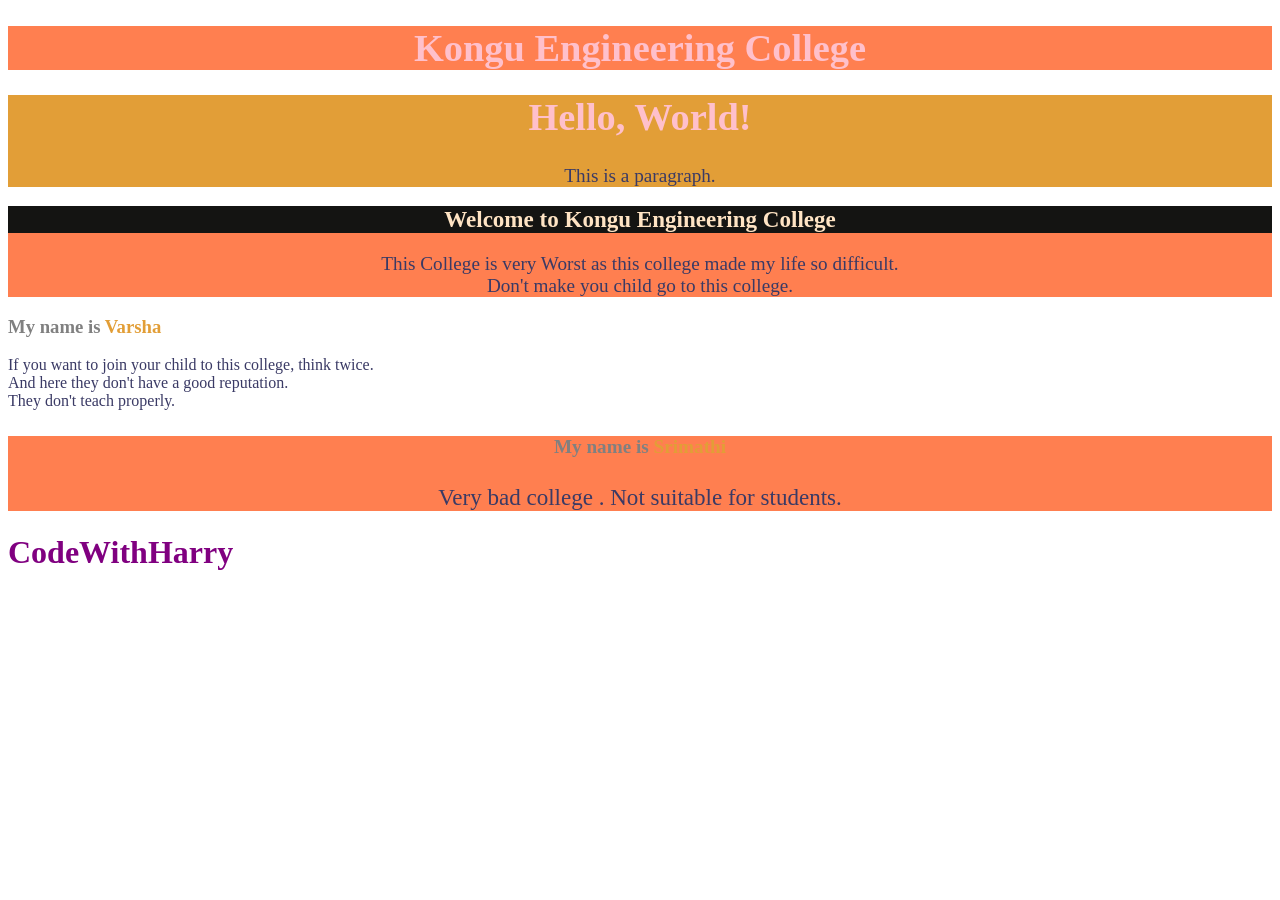
<file: index.html>
<!DOCTYPE html>
<html lang="en">

<head>
    <meta charset="UTF-8">
    <meta name="viewport" content="width=device-width, initial-scale=1.0">
    <link rel="stylesheet" href="style.css">
    <style>
        * {
            color: gray;
        }

        #title {
            color: red;
        }

        .h1 {
            color: blue;
        }

        h1 {
            color: pink;
        }
    </style>
    <title>Document</title>
</head>

<body>
    <div class="container">
        <h1>Kongu Engineering College</h1>
    </div>
    <div class="container1">
        <h1>Hello, World!</h1>
        <!-- This is a comment -->
        <p>This is a paragraph.</p>
    </div>
    <div class="container">
        <h2 id="container2">Welcome to Kongu Engineering College</h2>
        <p>This College is very Worst as this college made my life so difficult. <br /> Don't make you child go to this
            college.</p>
    </div>
    <h3>My name is <span style="color: rgb(226, 158, 55);">Varsha</span></h3>
    <p>If you want to join your child to this college, think twice.<br> And here they don't have a good reputation. <br>
        They don't teach properly.</p>
    <div class="container">
        <h4>My name is <span style="color: rgb(226, 158, 55);">Srimathi</span></h4>
        <p id="container3">Very bad college . Not suitable for students.</p>
    </div>

    <h1 id="title" class="h1" style="color:purple">CodeWithHarry</h1>
</body>
</html>
</file>
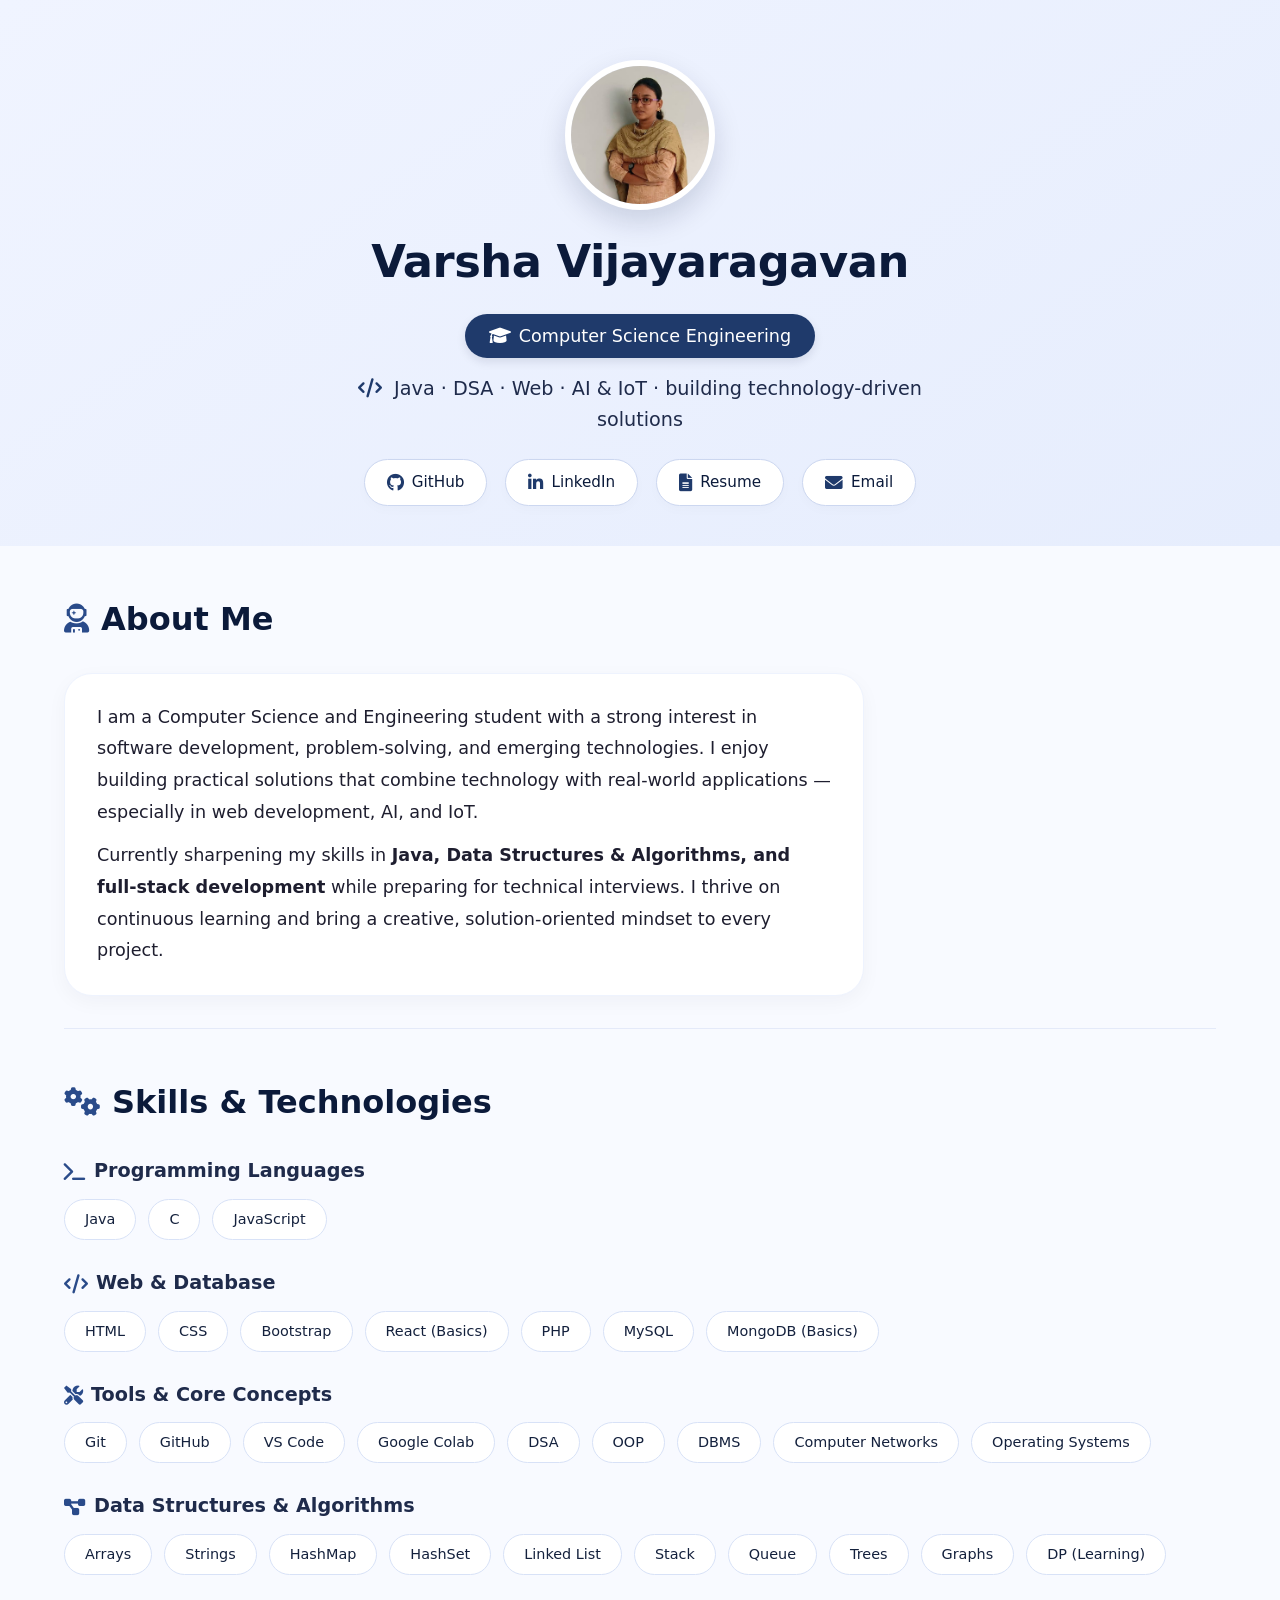
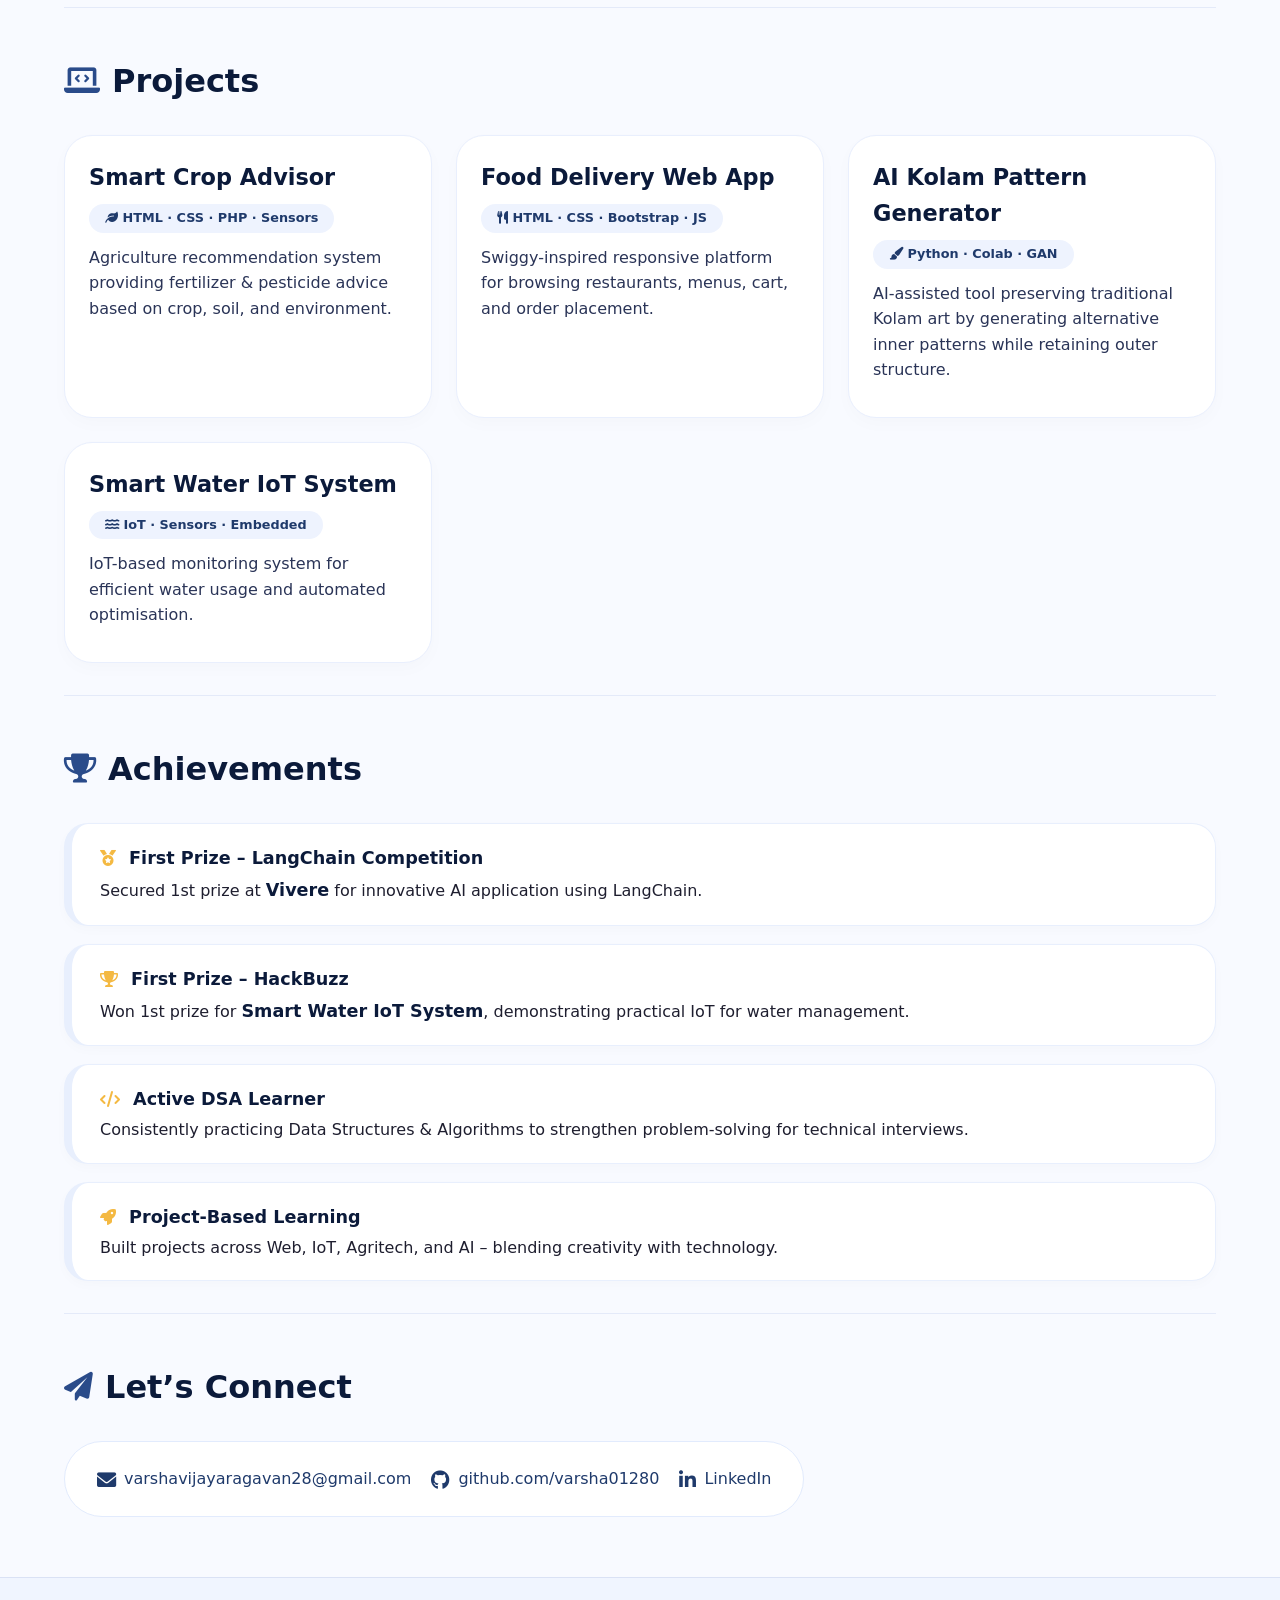
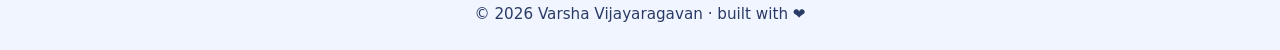
<file: Portfolio/index.html>
<!DOCTYPE html>
<html lang="en">
<head>
  <meta charset="UTF-8" />
  <meta name="viewport" content="width=device-width, initial-scale=1.0" />
  <title>Varsha · Portfolio</title>
  <!-- Font Awesome (free icons) -->
  <link rel="stylesheet" href="https://cdnjs.cloudflare.com/ajax/libs/font-awesome/6.0.0-beta3/css/all.min.css" />
  <style>
    * {
      margin: 0;
      padding: 0;
      box-sizing: border-box;
      font-family: 'Segoe UI', Roboto, system-ui, sans-serif;
    }

    body {
      background: #f8faff;
      color: #1e1e2f;
      line-height: 1.6;
    }

    .container {
      max-width: 1200px;
      margin: 0 auto;
      padding: 0 24px;
    }

    /* ---------- HERO ---------- */
    .hero {
      background: linear-gradient(145deg, #f0f4ff 0%, #e6edfd 100%);
      padding: 60px 0 40px;
      border-bottom: 2px solid #d0d9f0;
      text-align: center;
    }

    .hero-content {
      display: flex;
      flex-direction: column;
      align-items: center;
      gap: 16px;
    }

    .profile-img {
      width: 150px;
      height: 150px;
      border-radius: 50%;
      object-fit: cover;
      border: 6px solid white;
      box-shadow: 0 12px 28px rgba(0, 20, 60, 0.15);
      background: #fff;
    }

    .hero h1 {
      font-size: 2.8rem;
      font-weight: 700;
      letter-spacing: -0.5px;
      color: #0b1a3a;
    }

    .hero .badge {
      background: #1f3a6b;
      color: white;
      padding: 8px 24px;
      border-radius: 40px;
      font-weight: 500;
      font-size: 1.1rem;
      display: inline-block;
      box-shadow: 0 4px 10px rgba(0, 20, 50, 0.1);
    }

    .tagline {
      font-size: 1.2rem;
      max-width: 600px;
      color: #1f2b4b;
      font-weight: 400;
    }

    .links {
      display: flex;
      flex-wrap: wrap;
      justify-content: center;
      gap: 18px;
      margin-top: 8px;
    }

    .links a {
      background: white;
      padding: 10px 22px;
      border-radius: 40px;
      font-weight: 500;
      color: #0b1a3a;
      text-decoration: none;
      box-shadow: 0 4px 12px rgba(0, 0, 0, 0.02);
      border: 1px solid #ccd7f0;
      transition: all 0.2s ease;
      display: inline-flex;
      align-items: center;
      gap: 8px;
      font-size: 0.95rem;
    }

    .links a i {
      font-size: 1.1rem;
      color: #1f3a6b;
    }

    .links a:hover {
      background: #1f3a6b;
      color: white;
      border-color: #1f3a6b;
      transform: translateY(-3px);
      box-shadow: 0 12px 24px rgba(26, 67, 142, 0.15);
    }

    .links a:hover i {
      color: white;
    }

    /* ---------- SECTIONS ---------- */
    section {
      padding: 48px 0 32px;
      border-bottom: 1px solid #e4eaf9;
    }

    section:last-of-type {
      border-bottom: none;
    }

    .section-title {
      font-size: 2rem;
      font-weight: 600;
      color: #0b1a3a;
      margin-bottom: 28px;
      display: flex;
      align-items: center;
      gap: 12px;
    }

    .section-title i {
      color: #2a4b8a;
      font-size: 1.8rem;
    }

    /* about */
    .about-text {
      font-size: 1.1rem;
      max-width: 800px;
      background: white;
      padding: 28px 32px;
      border-radius: 28px;
      box-shadow: 0 6px 20px rgba(0, 20, 40, 0.04);
      border: 1px solid #eef3fe;
      line-height: 1.8;
    }

    /* skill grid */
    .skill-grid {
      display: grid;
      grid-template-columns: repeat(auto-fill, minmax(140px, 1fr));
      gap: 16px;
    }

    .skill-card {
      background: white;
      padding: 18px 12px;
      border-radius: 24px;
      text-align: center;
      font-weight: 500;
      border: 1px solid #e3ebfc;
      box-shadow: 0 4px 10px rgba(0, 0, 0, 0.02);
      transition: 0.2s;
      display: flex;
      flex-direction: column;
      align-items: center;
      gap: 8px;
    }

    .skill-card i {
      font-size: 1.8rem;
      color: #1f3a6b;
    }

    .skill-card:hover {
      transform: scale(1.02);
      border-color: #a7bce6;
      background: #f9fcff;
    }

    /* categories */
    .skill-category {
      margin-top: 28px;
    }

    .skill-category h4 {
      font-size: 1.2rem;
      font-weight: 600;
      color: #1f2b4b;
      margin-bottom: 12px;
      display: flex;
      align-items: center;
      gap: 8px;
    }

    .skill-category h4 i {
      color: #2a4b8a;
    }

    .skill-tags {
      display: flex;
      flex-wrap: wrap;
      gap: 12px;
    }

    .skill-tag {
      background: white;
      padding: 8px 20px;
      border-radius: 40px;
      border: 1px solid #d8e2f7;
      font-size: 0.9rem;
      font-weight: 500;
      color: #14213d;
    }

    /* projects */
    .project-grid {
      display: grid;
      grid-template-columns: repeat(auto-fill, minmax(280px, 1fr));
      gap: 24px;
    }

    .project-card {
      background: white;
      padding: 24px 24px 28px;
      border-radius: 28px;
      border: 1px solid #e9effd;
      box-shadow: 0 6px 18px rgba(0, 20, 40, 0.02);
      transition: 0.25s ease;
    }

    .project-card:hover {
      border-color: #b6caf0;
      box-shadow: 0 12px 28px rgba(20, 50, 100, 0.06);
      transform: translateY(-4px);
    }

    .project-card h3 {
      font-size: 1.4rem;
      font-weight: 600;
      color: #0b1a3a;
      margin-bottom: 8px;
    }

    .project-card .tech {
      display: inline-block;
      background: #eef3fe;
      padding: 4px 16px;
      border-radius: 40px;
      font-size: 0.8rem;
      font-weight: 600;
      color: #1f3a6b;
      margin-bottom: 12px;
    }

    .project-card p {
      color: #2a3457;
      margin-bottom: 6px;
    }

    /* achievements */
    .achievement-list {
      display: flex;
      flex-direction: column;
      gap: 18px;
    }

    .achievement-item {
      background: white;
      padding: 20px 28px;
      border-radius: 24px;
      border-left: 6px solid #1f3a6b;
      box-shadow: 0 4px 12px rgba(0, 0, 0, 0.02);
      border: 1px solid #e8effd;
      border-left-width: 8px;
    }

    .achievement-item strong {
      color: #0b1a3a;
      font-size: 1.1rem;
    }

    .achievement-item i {
      color: #f4b942;
      margin-right: 8px;
    }

    /* contact */
    .contact-info {
      background: white;
      padding: 24px 32px;
      border-radius: 40px;
      display: inline-flex;
      align-items: center;
      gap: 20px;
      flex-wrap: wrap;
      border: 1px solid #e2ebfd;
    }

    .contact-info a {
      color: #1f3a6b;
      text-decoration: none;
      font-weight: 500;
      display: inline-flex;
      align-items: center;
      gap: 8px;
    }

    .contact-info a i {
      font-size: 1.2rem;
    }

    /* responsive */
    @media (max-width: 600px) {
      .hero h1 {
        font-size: 2.2rem;
      }
      .links a {
        padding: 8px 16px;
        font-size: 0.9rem;
      }
      .skill-grid {
        grid-template-columns: repeat(auto-fill, minmax(110px, 1fr));
      }
    }
  </style>
</head>
<body>

  <!-- HERO -->
  <section class="hero">
    <div class="container hero-content">
      <!-- replace 'portfolioimg.jpg' with your actual image file -->
      <img src="portfolioimg.jpg" alt="Varsha Vijayaragavan" class="profile-img" />
      <h1>Varsha Vijayaragavan</h1>
      <span class="badge"><i class="fas fa-graduation-cap" style="margin-right: 8px;"></i>Computer Science Engineering</span>
      <p class="tagline">
        <i class="fas fa-code" style="margin-right: 6px; color: #1f3a6b;"></i>
        Java · DSA · Web · AI & IoT · building technology-driven solutions
      </p>
      <div class="links">
        <a href="https://github.com/varsha01280" target="_blank"><i class="fab fa-github"></i> GitHub</a>
        <a href="https://www.linkedin.com/in/varsha-vijayaragavan-009707326/" target="_blank"><i class="fab fa-linkedin-in"></i> LinkedIn</a>
        <a href="#"><i class="fas fa-file-alt"></i> Resume</a>
        <a href="mailto:varshavijayaragavan28@gmail.com"><i class="fas fa-envelope"></i> Email</a>
      </div>
    </div>
  </section>

  <div class="container">

    <!-- ABOUT -->
    <section>
      <div class="section-title">
        <i class="fas fa-user-astronaut"></i> About Me
      </div>
      <div class="about-text">
        <p>
          I am a Computer Science and Engineering student with a strong interest in software development,
          problem-solving, and emerging technologies. I enjoy building practical solutions that combine
          technology with real-world applications — especially in web development, AI, and IoT.
        </p>
        <p style="margin-top: 12px;">
          Currently sharpening my skills in <strong>Java, Data Structures & Algorithms, and full-stack development</strong>
          while preparing for technical interviews. I thrive on continuous learning and bring a creative,
          solution-oriented mindset to every project.
        </p>
      </div>
    </section>

    <!-- SKILLS (expanded) -->
    <section>
      <div class="section-title">
        <i class="fas fa-cogs"></i> Skills & Technologies
      </div>

      <!-- Programming Languages -->
      <div class="skill-category">
        <h4><i class="fas fa-terminal"></i> Programming Languages</h4>
        <div class="skill-tags">
          <span class="skill-tag">Java</span>
          <span class="skill-tag">C</span>
          <span class="skill-tag">JavaScript</span>
        </div>
      </div>

      <!-- Web & DB -->
      <div class="skill-category">
        <h4><i class="fas fa-code"></i> Web & Database</h4>
        <div class="skill-tags">
          <span class="skill-tag">HTML</span>
          <span class="skill-tag">CSS</span>
          <span class="skill-tag">Bootstrap</span>
          <span class="skill-tag">React (Basics)</span>
          <span class="skill-tag">PHP</span>
          <span class="skill-tag">MySQL</span>
          <span class="skill-tag">MongoDB (Basics)</span>
        </div>
      </div>

      <!-- Tools & Core -->
      <div class="skill-category">
        <h4><i class="fas fa-tools"></i> Tools & Core Concepts</h4>
        <div class="skill-tags">
          <span class="skill-tag">Git</span>
          <span class="skill-tag">GitHub</span>
          <span class="skill-tag">VS Code</span>
          <span class="skill-tag">Google Colab</span>
          <span class="skill-tag">DSA</span>
          <span class="skill-tag">OOP</span>
          <span class="skill-tag">DBMS</span>
          <span class="skill-tag">Computer Networks</span>
          <span class="skill-tag">Operating Systems</span>
        </div>
      </div>

      <!-- DSA detailed -->
      <div class="skill-category">
        <h4><i class="fas fa-diagram-project"></i> Data Structures & Algorithms</h4>
        <div class="skill-tags">
          <span class="skill-tag">Arrays</span>
          <span class="skill-tag">Strings</span>
          <span class="skill-tag">HashMap</span>
          <span class="skill-tag">HashSet</span>
          <span class="skill-tag">Linked List</span>
          <span class="skill-tag">Stack</span>
          <span class="skill-tag">Queue</span>
          <span class="skill-tag">Trees</span>
          <span class="skill-tag">Graphs</span>
          <span class="skill-tag">DP (Learning)</span>
        </div>
      </div>
    </section>

    <!-- PROJECTS -->
    <section>
      <div class="section-title">
        <i class="fas fa-laptop-code"></i> Projects
      </div>
      <div class="project-grid">
        <div class="project-card">
          <h3>Smart Crop Advisor</h3>
          <span class="tech"><i class="fas fa-leaf"></i> HTML · CSS · PHP · Sensors</span>
          <p>Agriculture recommendation system providing fertilizer &amp; pesticide advice based on crop, soil, and environment.</p>
        </div>
        <div class="project-card">
          <h3>Food Delivery Web App</h3>
          <span class="tech"><i class="fas fa-utensils"></i> HTML · CSS · Bootstrap · JS</span>
          <p>Swiggy-inspired responsive platform for browsing restaurants, menus, cart, and order placement.</p>
        </div>
        <div class="project-card">
          <h3>AI Kolam Pattern Generator</h3>
          <span class="tech"><i class="fas fa-paint-brush"></i> Python · Colab · GAN</span>
          <p>AI-assisted tool preserving traditional Kolam art by generating alternative inner patterns while retaining outer structure.</p>
        </div>
        <div class="project-card">
          <h3>Smart Water IoT System</h3>
          <span class="tech"><i class="fas fa-water"></i> IoT · Sensors · Embedded</span>
          <p>IoT-based monitoring system for efficient water usage and automated optimisation.</p>
        </div>
      </div>
    </section>

    <!-- ACHIEVEMENTS -->
    <section>
      <div class="section-title">
        <i class="fas fa-trophy"></i> Achievements
      </div>
      <div class="achievement-list">
        <div class="achievement-item">
          <i class="fas fa-medal"></i> <strong>First Prize – LangChain Competition</strong>
          <p style="margin-top: 4px;">Secured 1st prize at <strong>Vivere</strong> for innovative AI application using LangChain.</p>
        </div>
        <div class="achievement-item">
          <i class="fas fa-trophy"></i> <strong>First Prize – HackBuzz</strong>
          <p style="margin-top: 4px;">Won 1st prize for <strong>Smart Water IoT System</strong>, demonstrating practical IoT for water management.</p>
        </div>
        <div class="achievement-item">
          <i class="fas fa-code"></i> <strong>Active DSA Learner</strong>
          <p style="margin-top: 4px;">Consistently practicing Data Structures &amp; Algorithms to strengthen problem-solving for technical interviews.</p>
        </div>
        <div class="achievement-item">
          <i class="fas fa-rocket"></i> <strong>Project‑Based Learning</strong>
          <p style="margin-top: 4px;">Built projects across Web, IoT, Agritech, and AI – blending creativity with technology.</p>
        </div>
      </div>
    </section>

    <!-- CONTACT -->
    <section style="border-bottom: none; padding-bottom: 60px;">
      <div class="section-title">
        <i class="fas fa-paper-plane"></i> Let’s Connect
      </div>
      <div class="contact-info">
        <a href="mailto:varshavijayaragavan28@gmail.com"><i class="fas fa-envelope"></i> varshavijayaragavan28@gmail.com</a>
        <a href="https://github.com/varsha01280" target="_blank"><i class="fab fa-github"></i> github.com/varsha01280</a>
        <a href="https://www.linkedin.com/in/varsha-vijayaragavan-009707326/" target="_blank"><i class="fab fa-linkedin-in"></i> LinkedIn</a>
      </div>
    </section>

  </div>

  <!-- footer (optional) -->
  <footer style="background: #f0f5ff; padding: 24px 0; text-align: center; border-top: 1px solid #dae2f5;">
    <p style="color: #2a3b66; font-size: 0.95rem;">&copy; 2026 Varsha Vijayaragavan · built with ❤️</p>
  </footer>

</body>
</html>
</file>
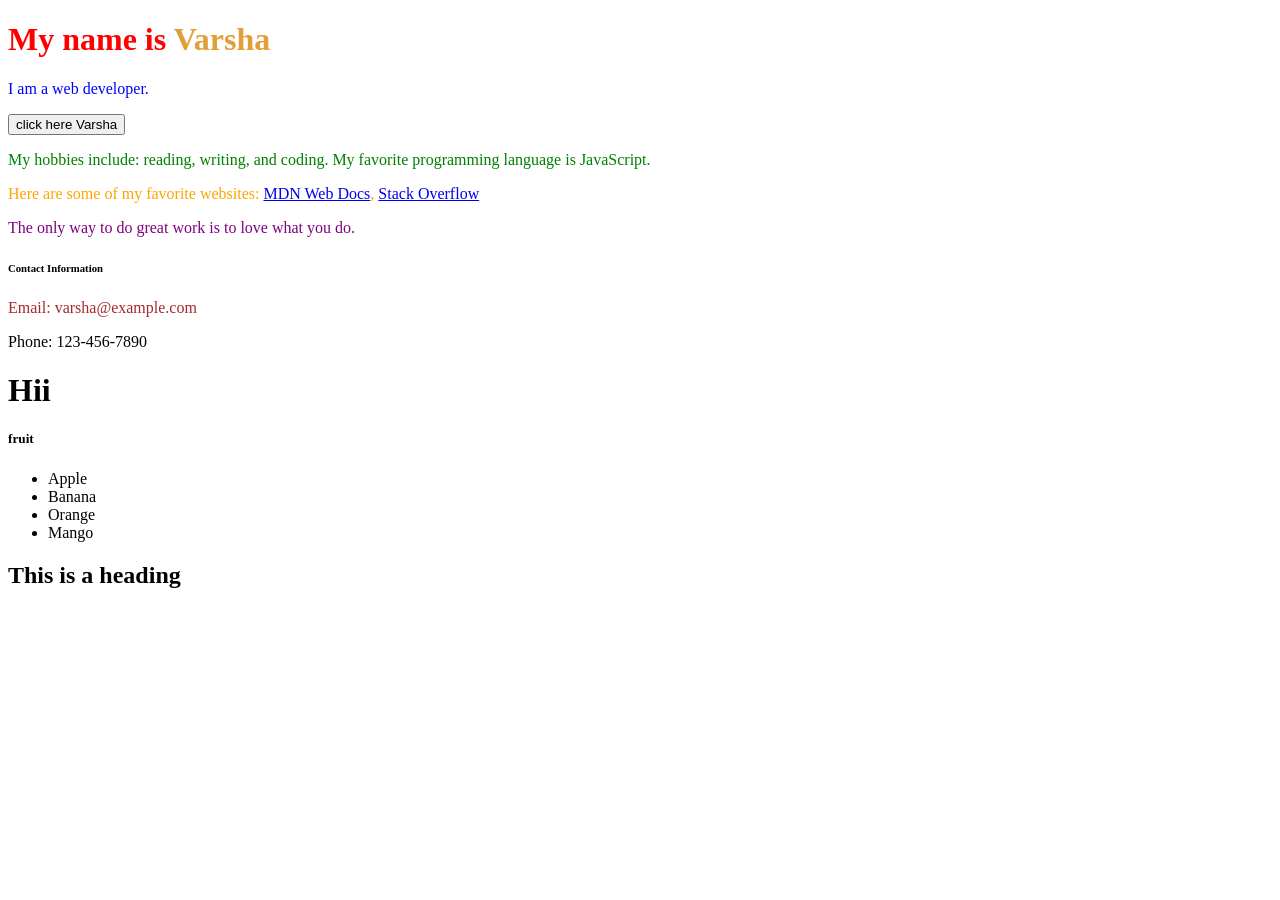
<file: jsexercise.html>
<!DOCTYPE html>
<html lang="en">
<head>
    <meta charset="UTF-8">
    <meta name="viewport" content="width=device-width, initial-scale=1.0">
    <title>Document</title>
</head>
<body>
    <h1>My name is <span style="color: rgb(226, 158, 55);">Varsha</span></h1>
    <p>I am a web developer.</p>
    <p>My hobbies include: reading, writing, and coding. My favorite programming language is JavaScript.</p>
    <p>Here are some of my favorite websites: <a href="https://developer.mozilla.org" target="_blank">MDN Web Docs</a>, <a href="https://stackoverflow.com" target="_blank">Stack Overflow</a></p>

    <p>The only way to do great work is to love what you do.</p>
    <h6>Contact Information</h6>
    <p>Email: varsha@example.com</p>
    <p>Phone: 123-456-7890</p>
<div>
    <h1>Hii</h1>
</div>
<div>
    <h5>fruit</h5>
    <div id="box">
        <ul>
            <li>Apple</li>
            <li>Banana</li>
            <li>Orange</li>
            <li>Mango </li>
        </ul>
    </div>
</div>

</body>
<script src="script.js"></script>
</html>
</file>
<file: style.css>
.container{
    background-color: coral;
    text-align: center;
    font-size: larger;
    
}

h1{
    color: rgb(58, 58, 101);
    font-family:cursive;
    
}
p{
    color: rgb(58, 58, 101);
    font-family:cursive;
}
.container1{
    background-color: rgb(226, 158, 55);
    text-align: center;
    font-size: larger;
}

#container2{
    background-color: rgb(20, 20, 18);
    text-align: center;
    font-size: larger;
    color:bisque;
}
#container3{
    text-align: center;
    font-size: larger;
}
</file>
